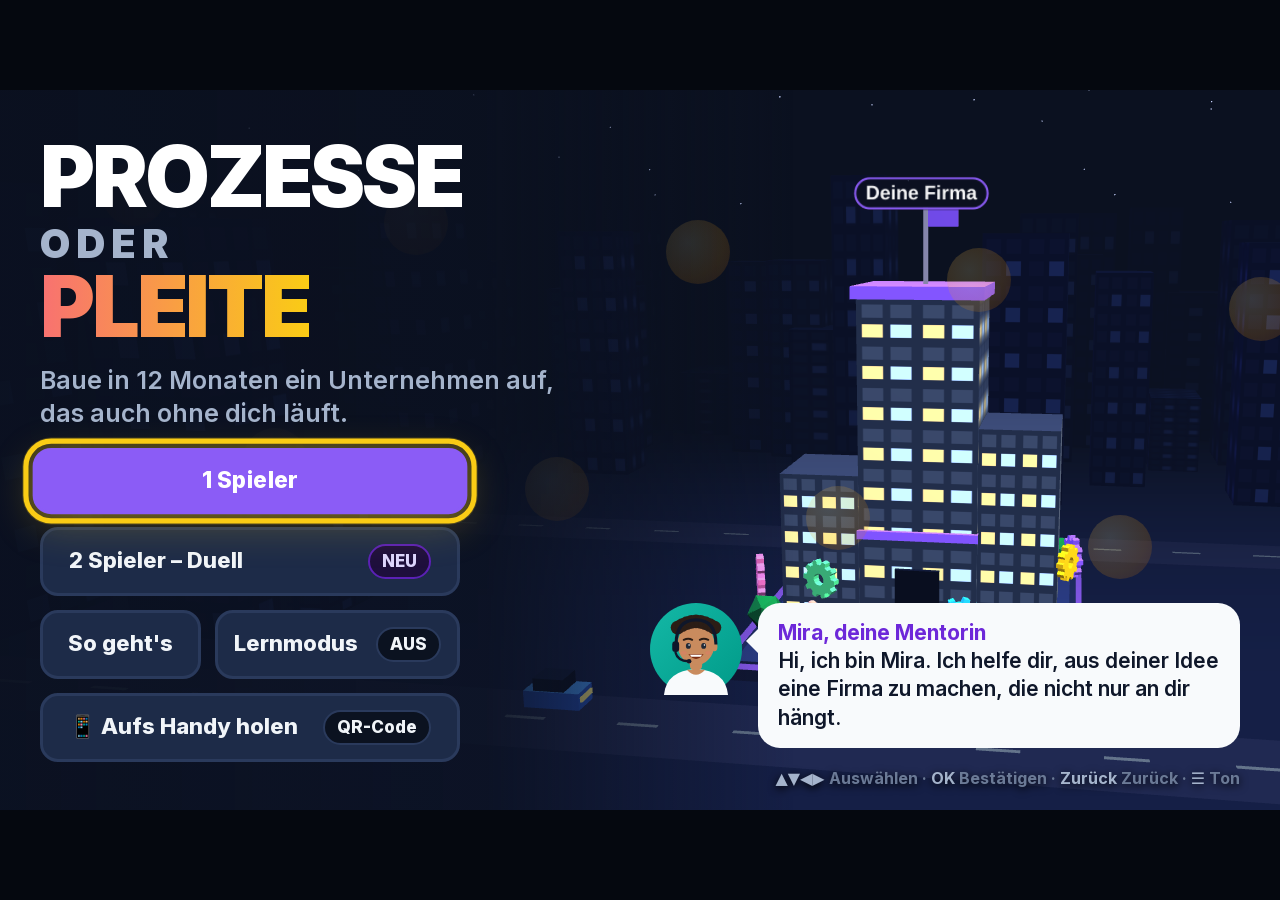
<file: game/index.html>
<!DOCTYPE html>
<html lang="de">
<head>
    <meta charset="UTF-8">
    <meta name="viewport" content="width=1280, user-scalable=no">
    <title>Prozesse oder Pleite</title>
    <link rel="stylesheet" href="inter.css">
    <link rel="stylesheet" href="style.css">
</head>
<body>
    <div id="stage">
        <canvas id="three" width="1280" height="720"></canvas>
        <div id="app"></div>
        <div id="toast"></div>
        <div id="fx"></div>
    </div>
    <script src="three.min.js"></script>
    <script src="data.js"></script>
    <script src="learn.js"></script>
    <script src="engine.js"></script>
    <script src="art.js"></script>
    <script src="qrcode.js"></script>
    <script src="scene3d.js"></script>
    <script src="ui.js"></script>
</body>
</html>
</file>
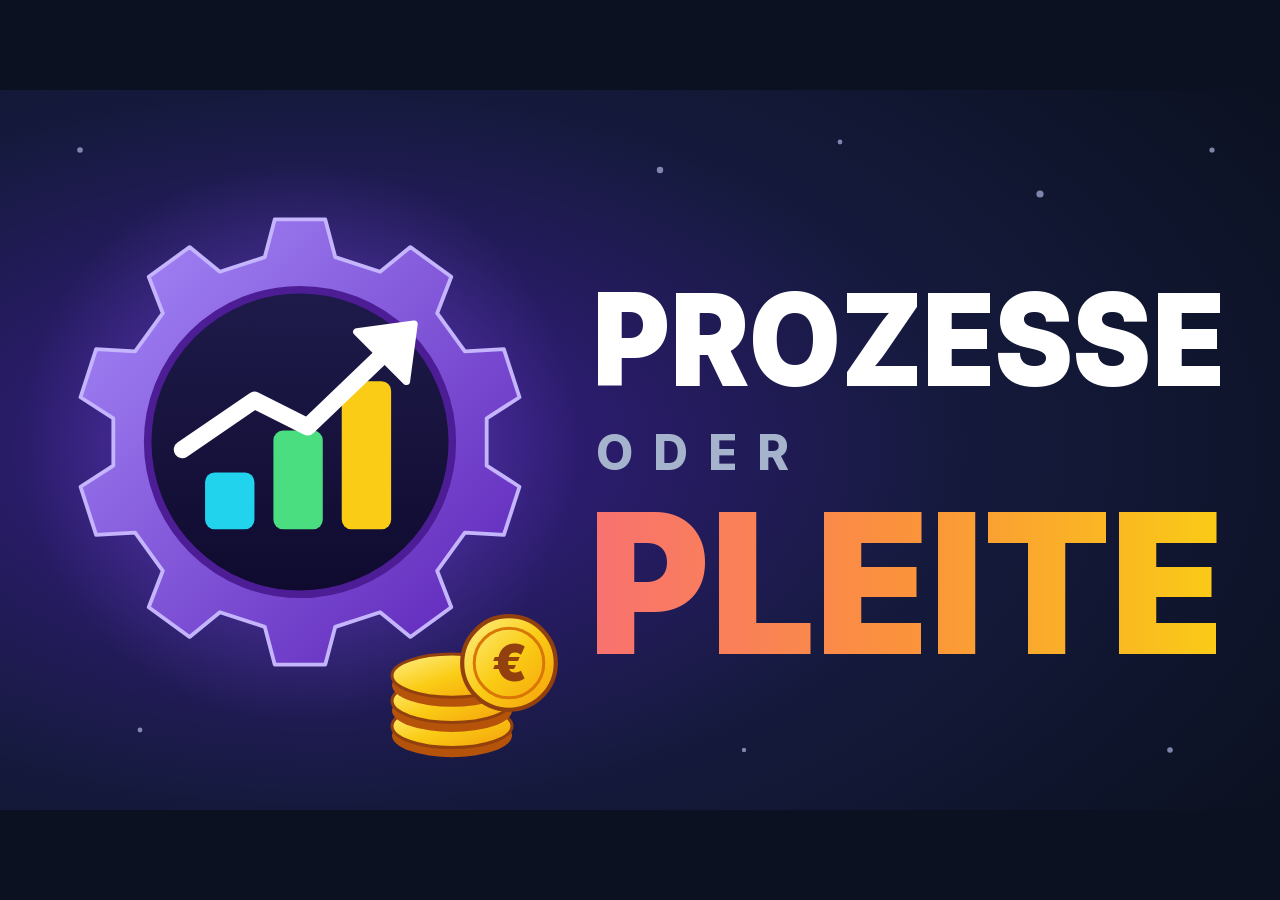
<file: tools/icons/banner.html>
<!DOCTYPE html>
<html><head><meta charset="utf-8">
<link rel="stylesheet" href="../../game/inter.css">
<style>html, body { margin: 0; width: 100vw; height: 100vh; overflow: hidden; background: #0b1120; } svg { display: block; width: 100vw; height: 100vh; }</style>
</head><body>
<script src="art.js"></script>
<script>
    var stars = '';
    [[330, 40, 1.6], [420, 26, 1.2], [520, 52, 1.8], [606, 30, 1.3], [585, 330, 1.4], [372, 330, 1.1], [40, 30, 1.4], [70, 320, 1.2]].forEach(function (s) { stars += '<circle cx="' + s[0] + '" cy="' + s[1] + '" r="' + s[2] + '" fill="#c7d2fe" opacity="0.6"/>'; });
    var svg = '<svg viewBox="0 0 640 360" xmlns="http://www.w3.org/2000/svg">' + DEFS +
        '<rect width="640" height="360" fill="url(#bg)"/>' + stars +
        emblem(150, 176, 112) + coins(226, 318, 30) +
        '<text x="296" y="148" textLength="316" lengthAdjust="spacingAndGlyphs" font-family="Inter" font-weight="900" font-size="64" fill="#ffffff">PROZESSE</text>' +
        '<text x="298" y="190" font-family="Inter" font-weight="800" font-size="24" letter-spacing="10" fill="#a5b4cc">ODER</text>' +
        '<text x="294" y="282" textLength="318" lengthAdjust="spacingAndGlyphs" font-family="Inter" font-weight="900" font-size="98" fill="url(#pleite)">PLEITE</text>' +
        '</svg>';
    document.body.insertAdjacentHTML('beforeend', svg);
</script>
</body></html>
</file>
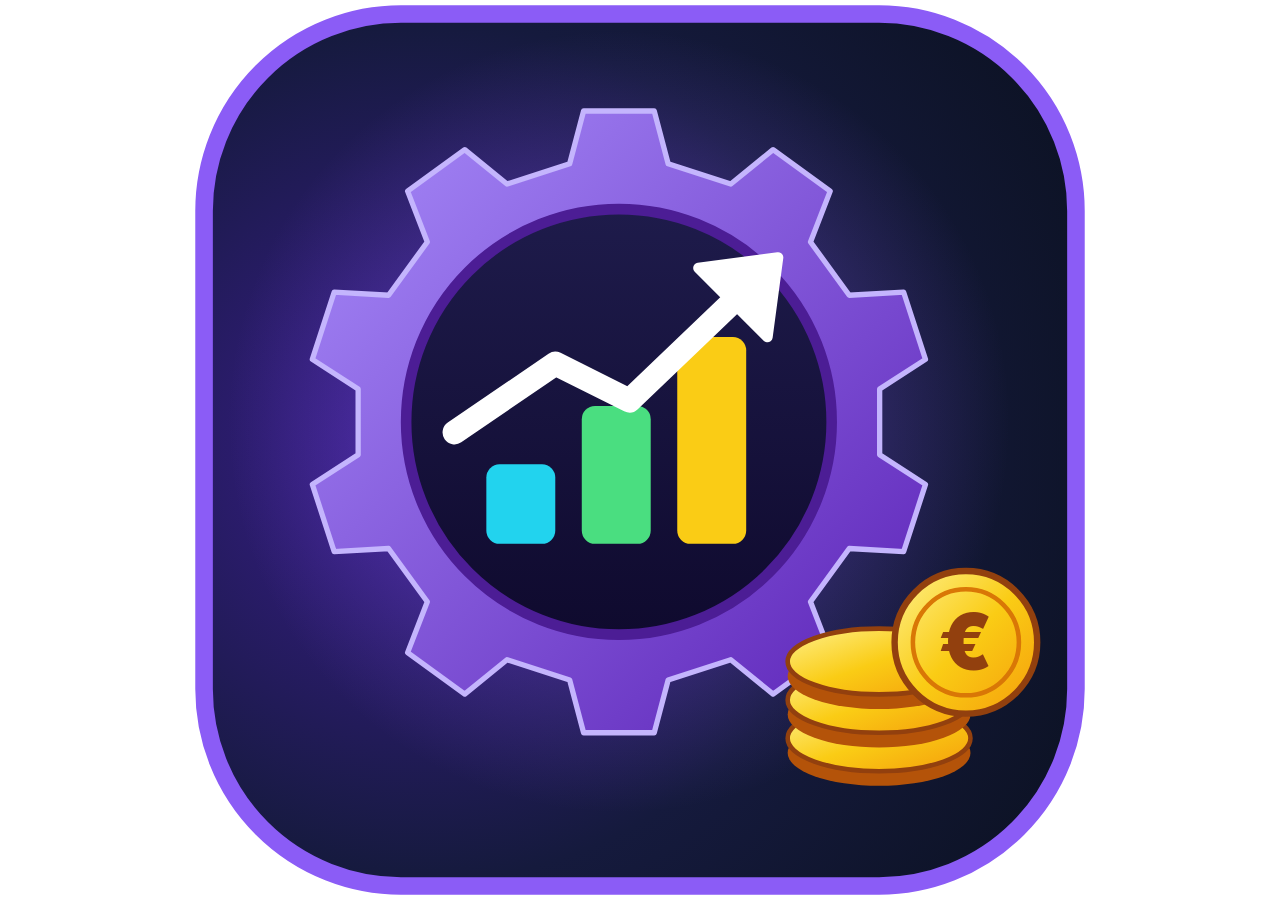
<file: tools/icons/icon.html>
<!DOCTYPE html>
<html><head><meta charset="utf-8">
<link rel="stylesheet" href="../../game/inter.css">
<style>html, body { margin: 0; width: 100vw; height: 100vh; overflow: hidden; background: transparent; } svg { display: block; width: 100vw; height: 100vh; }</style>
</head><body>
<script src="art.js"></script>
<script>
    var svg = '<svg viewBox="0 0 512 512" xmlns="http://www.w3.org/2000/svg">' + DEFS +
        '<rect x="8" y="8" width="496" height="496" rx="112" fill="url(#bg)" stroke="#8b5cf6" stroke-width="10"/>' +
        emblem(244, 240, 178) + coins(392, 420, 52) +
        '</svg>';
    document.body.insertAdjacentHTML('beforeend', svg);
</script>
</body></html>
</file>
<file: game/inter.css>
@font-face {
  font-family: 'Inter';
  font-style: normal;
  font-weight: 400;
  font-display: swap;
  src: url(fonts/inter-0.woff2) format('woff2');
  unicode-range: U+0100-02BA, U+02BD-02C5, U+02C7-02CC, U+02CE-02D7, U+02DD-02FF, U+0304, U+0308, U+0329, U+1D00-1DBF, U+1E00-1E9F, U+1EF2-1EFF, U+2020, U+20A0-20AB, U+20AD-20C4, U+2113, U+2C60-2C7F, U+A720-A7FF;
}
@font-face {
  font-family: 'Inter';
  font-style: normal;
  font-weight: 400;
  font-display: swap;
  src: url(fonts/inter-1.woff2) format('woff2');
  unicode-range: U+0000-00FF, U+0131, U+0152-0153, U+02BB-02BC, U+02C6, U+02DA, U+02DC, U+0304, U+0308, U+0329, U+2000-206F, U+20AC, U+2122, U+2191, U+2193, U+2212, U+2215, U+FEFF, U+FFFD;
}
@font-face {
  font-family: 'Inter';
  font-style: normal;
  font-weight: 500;
  font-display: swap;
  src: url(fonts/inter-0.woff2) format('woff2');
  unicode-range: U+0100-02BA, U+02BD-02C5, U+02C7-02CC, U+02CE-02D7, U+02DD-02FF, U+0304, U+0308, U+0329, U+1D00-1DBF, U+1E00-1E9F, U+1EF2-1EFF, U+2020, U+20A0-20AB, U+20AD-20C4, U+2113, U+2C60-2C7F, U+A720-A7FF;
}
@font-face {
  font-family: 'Inter';
  font-style: normal;
  font-weight: 500;
  font-display: swap;
  src: url(fonts/inter-1.woff2) format('woff2');
  unicode-range: U+0000-00FF, U+0131, U+0152-0153, U+02BB-02BC, U+02C6, U+02DA, U+02DC, U+0304, U+0308, U+0329, U+2000-206F, U+20AC, U+2122, U+2191, U+2193, U+2212, U+2215, U+FEFF, U+FFFD;
}
@font-face {
  font-family: 'Inter';
  font-style: normal;
  font-weight: 600;
  font-display: swap;
  src: url(fonts/inter-0.woff2) format('woff2');
  unicode-range: U+0100-02BA, U+02BD-02C5, U+02C7-02CC, U+02CE-02D7, U+02DD-02FF, U+0304, U+0308, U+0329, U+1D00-1DBF, U+1E00-1E9F, U+1EF2-1EFF, U+2020, U+20A0-20AB, U+20AD-20C4, U+2113, U+2C60-2C7F, U+A720-A7FF;
}
@font-face {
  font-family: 'Inter';
  font-style: normal;
  font-weight: 600;
  font-display: swap;
  src: url(fonts/inter-1.woff2) format('woff2');
  unicode-range: U+0000-00FF, U+0131, U+0152-0153, U+02BB-02BC, U+02C6, U+02DA, U+02DC, U+0304, U+0308, U+0329, U+2000-206F, U+20AC, U+2122, U+2191, U+2193, U+2212, U+2215, U+FEFF, U+FFFD;
}
@font-face {
  font-family: 'Inter';
  font-style: normal;
  font-weight: 700;
  font-display: swap;
  src: url(fonts/inter-0.woff2) format('woff2');
  unicode-range: U+0100-02BA, U+02BD-02C5, U+02C7-02CC, U+02CE-02D7, U+02DD-02FF, U+0304, U+0308, U+0329, U+1D00-1DBF, U+1E00-1E9F, U+1EF2-1EFF, U+2020, U+20A0-20AB, U+20AD-20C4, U+2113, U+2C60-2C7F, U+A720-A7FF;
}
@font-face {
  font-family: 'Inter';
  font-style: normal;
  font-weight: 700;
  font-display: swap;
  src: url(fonts/inter-1.woff2) format('woff2');
  unicode-range: U+0000-00FF, U+0131, U+0152-0153, U+02BB-02BC, U+02C6, U+02DA, U+02DC, U+0304, U+0308, U+0329, U+2000-206F, U+20AC, U+2122, U+2191, U+2193, U+2212, U+2215, U+FEFF, U+FFFD;
}
@font-face {
  font-family: 'Inter';
  font-style: normal;
  font-weight: 800;
  font-display: swap;
  src: url(fonts/inter-0.woff2) format('woff2');
  unicode-range: U+0100-02BA, U+02BD-02C5, U+02C7-02CC, U+02CE-02D7, U+02DD-02FF, U+0304, U+0308, U+0329, U+1D00-1DBF, U+1E00-1E9F, U+1EF2-1EFF, U+2020, U+20A0-20AB, U+20AD-20C4, U+2113, U+2C60-2C7F, U+A720-A7FF;
}
@font-face {
  font-family: 'Inter';
  font-style: normal;
  font-weight: 800;
  font-display: swap;
  src: url(fonts/inter-1.woff2) format('woff2');
  unicode-range: U+0000-00FF, U+0131, U+0152-0153, U+02BB-02BC, U+02C6, U+02DA, U+02DC, U+0304, U+0308, U+0329, U+2000-206F, U+20AC, U+2122, U+2191, U+2193, U+2212, U+2215, U+FEFF, U+FFFD;
}
@font-face {
  font-family: 'Inter';
  font-style: normal;
  font-weight: 900;
  font-display: swap;
  src: url(fonts/inter-0.woff2) format('woff2');
  unicode-range: U+0100-02BA, U+02BD-02C5, U+02C7-02CC, U+02CE-02D7, U+02DD-02FF, U+0304, U+0308, U+0329, U+1D00-1DBF, U+1E00-1E9F, U+1EF2-1EFF, U+2020, U+20A0-20AB, U+20AD-20C4, U+2113, U+2C60-2C7F, U+A720-A7FF;
}
@font-face {
  font-family: 'Inter';
  font-style: normal;
  font-weight: 900;
  font-display: swap;
  src: url(fonts/inter-1.woff2) format('woff2');
  unicode-range: U+0000-00FF, U+0131, U+0152-0153, U+02BB-02BC, U+02C6, U+02DA, U+02DC, U+0304, U+0308, U+0329, U+2000-206F, U+20AC, U+2122, U+2191, U+2193, U+2212, U+2215, U+FEFF, U+FFFD;
}
</file>
<file: game/style.css>
/* Prozesse oder Pleite – TV-Oberfläche (1280 × 720 CSS-Pixel, kein Scrollen) */
:root {
    --bg: #0b1120;
    --bg2: #111a2e;
    --card: #16213a;
    --card2: #1d2b48;
    --line: #2a3a5c;
    --text: #f1f5f9;
    --mute: #a5b4cc;
    --dim: #6b7a96;
    --accent: #8b5cf6;
    --good: #22c55e;
    --warn: #f59e0b;
    --bad: #ef4444;
    --gold: #facc15;
    --cyan: #22d3ee;
}
* { box-sizing: border-box; margin: 0; padding: 0; }
html, body { width: 100%; height: 100%; overflow: hidden; background: #05080f; }
body {
    font-family: 'Inter', system-ui, sans-serif;
    color: var(--text);
    font-size: 20px;
    line-height: 1.35;
    -webkit-font-smoothing: antialiased;
    user-select: none;
}
#stage { position: absolute; left: 0; top: 0; transform-origin: 0 0; width: 1280px; height: 720px; overflow: hidden;
    background: radial-gradient(1200px 600px at 80% -10%, #1e2a55 0%, transparent 60%), radial-gradient(900px 500px at -10% 110%, #1a1440 0%, transparent 60%), var(--bg); }
#app { position: absolute; inset: 0; }
.screen { position: absolute; inset: 0; padding: 28px 40px; display: flex; flex-direction: column; animation: fadeIn .22s ease-out; }
@keyframes fadeIn { from { opacity: 0; transform: translateY(8px); } to { opacity: 1; transform: none; } }

h1 { font-size: 64px; font-weight: 900; letter-spacing: -1.5px; line-height: 1.02; }
h2 { font-size: 40px; font-weight: 900; letter-spacing: -0.8px; line-height: 1.1; }
h3 { font-size: 26px; font-weight: 800; line-height: 1.2; }
.mute { color: var(--mute); }
.dim { color: var(--dim); }
.acc { color: var(--accent); }
.good { color: var(--good); }
.bad { color: var(--bad); }
.warn { color: var(--warn); }
.gold { color: var(--gold); }
.row { display: flex; gap: 20px; }
.col { display: flex; flex-direction: column; gap: 16px; }
.grow { flex: 1; min-width: 0; min-height: 0; }
.center { align-items: center; justify-content: center; text-align: center; }
.big { font-size: 24px; }
.small { font-size: 17px; }

/* ---------- Karten & Buttons ---------- */
.card { background: var(--card); border: 2px solid var(--line); border-radius: 22px; padding: 20px 22px; position: relative; }
.btn {
    display: inline-flex; align-items: center; justify-content: center; gap: 12px;
    background: var(--card2); color: var(--text); border: 3px solid var(--line);
    border-radius: 18px; padding: 14px 26px; font: inherit; font-size: 22px; font-weight: 800;
    cursor: pointer; position: relative; transition: transform .08s ease-out, background .1s;
    text-align: left;
}
.btn.primary { background: var(--accent); border-color: var(--accent); color: #fff; }
.btn.gold { background: linear-gradient(135deg, #fde047, #f59e0b); border-color: #f59e0b; color: #1c1917; }
.btn.ghost { background: transparent; }
.btn.danger { background: #3b1219; border-color: #7f1d1d; color: #fecaca; }
.btn.dis { opacity: 0.42; }
.btn .ic { width: 30px; height: 30px; flex: none; }
[data-f].f {
    outline: 5px solid var(--gold); outline-offset: 4px;
    box-shadow: 0 0 0 10px rgba(250, 204, 21, 0.22), 0 10px 40px rgba(250, 204, 21, 0.25);
    transform: scale(1.035); z-index: 3;
}
.btn.dis.f { opacity: 0.75; }

.chip { display: inline-flex; align-items: center; gap: 6px; padding: 4px 12px; border-radius: 999px; font-size: 17px; font-weight: 800; background: #0b1220; border: 2px solid var(--line); white-space: nowrap; }
.chip.g { color: #86efac; border-color: #166534; background: #052e16; }
.chip.r { color: #fca5a5; border-color: #7f1d1d; background: #2a0b0e; }
.chip.y { color: #fde68a; border-color: #854d0e; background: #2a1a05; }
.chip.b { color: #a5f3fc; border-color: #155e75; background: #082f3a; }
.chip.p { color: #ddd6fe; border-color: #5b21b6; background: #1e0f3d; }

/* ---------- HUD ---------- */
.hud { display: flex; align-items: center; gap: 14px; height: 76px; margin-bottom: 18px; }
.hud .brand { display: flex; align-items: center; gap: 12px; min-width: 210px; }
.hud .brand .logo { width: 52px; height: 52px; border-radius: 14px; background: var(--accent); display: grid; place-items: center; font-weight: 900; font-size: 22px; color: #fff; }
.hud .brand b { font-size: 21px; display: block; line-height: 1.1; }
.hud .brand span { font-size: 16px; color: var(--mute); }
.stat { background: var(--card); border: 2px solid var(--line); border-radius: 16px; padding: 8px 14px; height: 72px; display: flex; flex-direction: column; justify-content: center; min-width: 0; }
.stat .k { font-size: 14px; font-weight: 800; color: var(--mute); text-transform: uppercase; letter-spacing: 0.6px; white-space: nowrap; }
.stat .v { font-size: 26px; font-weight: 900; white-space: nowrap; line-height: 1.15; }
.stat .v small { font-size: 16px; color: var(--mute); font-weight: 700; }
.bar { height: 10px; background: #0b1220; border-radius: 99px; overflow: hidden; margin-top: 6px; border: 1px solid var(--line); }
.bar i { display: block; height: 100%; border-radius: 99px; transition: width .4s; }
.dots { display: flex; gap: 6px; margin-top: 6px; }
.dots i { width: 18px; height: 18px; border-radius: 50%; background: #0b1220; border: 2px solid var(--line); }
.dots i.on { background: var(--accent); border-color: var(--accent); box-shadow: 0 0 10px var(--accent); }

/* ---------- Titel ---------- */
.title-bg { position: absolute; inset: 0; overflow: hidden; }
.title-bg .coin { position: absolute; width: 64px; height: 64px; border-radius: 50%; background: radial-gradient(circle at 35% 35%, #fde68a, #f59e0b 60%, #b45309); opacity: 0.18; animation: floaty 7s ease-in-out infinite; }
@keyframes floaty { 0%, 100% { transform: translateY(0) rotate(0); } 50% { transform: translateY(-30px) rotate(20deg); } }
.logo-big { font-size: 84px; font-weight: 900; letter-spacing: -3px; line-height: 0.92; }
.logo-big .oder { display: block; font-size: 40px; letter-spacing: 6px; color: var(--mute); margin: 10px 0 6px; }
.logo-big .p1 { color: #fff; }
.logo-big .p2 { background: linear-gradient(90deg, #f87171, #facc15); -webkit-background-clip: text; background-clip: text; color: transparent; }

/* ---------- Business-Auswahl ---------- */
.cases { display: grid; grid-template-columns: repeat(5, minmax(0, 1fr)); gap: 22px; flex: 1; min-height: 0; }
.casecard { display: flex; flex-direction: column; padding: 0; overflow: hidden; border-radius: 24px; background: var(--card); border: 3px solid var(--line); text-align: left; color: var(--text); font: inherit; cursor: pointer; }
.casecard .scene { width: 100%; height: 170px; display: block; }
.casecard .body { padding: 16px 18px 18px; display: flex; flex-direction: column; gap: 8px; flex: 1; }
.casecard h3 { font-size: 26px; }
.casecard .tag { font-size: 19px; color: var(--mute); font-weight: 600; }
.casecard .meta { margin-top: auto; display: flex; gap: 8px; flex-wrap: wrap; }
.diff { color: var(--gold); letter-spacing: 3px; font-size: 20px; }

/* ---------- Mentor ---------- */
.mentor { display: flex; gap: 16px; align-items: flex-start; }
.mentor .face { width: 92px; height: 92px; flex: none; }
.bubble { background: #f8fafc; color: #0f172a; border-radius: 22px; padding: 16px 20px; font-size: 21px; font-weight: 600; position: relative; line-height: 1.35; }
.bubble::before { content: ''; position: absolute; left: -12px; top: 26px; border: 12px solid transparent; border-right-color: #f8fafc; border-left: 0; }
.bubble b { color: #6d28d9; }

/* ---------- Hub ---------- */
.hub { display: grid; grid-template-columns: 430px 1fr; gap: 22px; flex: 1; min-height: 0; }
.hub .left { display: flex; flex-direction: column; gap: 16px; min-height: 0; }
.buildcard { padding: 0; overflow: hidden; height: 300px; }
.buildcard .building { width: 100%; height: 100%; display: block; }
.buildcard .lvl { position: absolute; left: 16px; top: 14px; }
.tiles { display: grid; grid-template-columns: repeat(3, minmax(0, 1fr)); grid-template-rows: 1fr 1fr; gap: 18px; flex: 1; min-height: 0; }
.tile { flex-direction: column; align-items: flex-start; justify-content: space-between; padding: 18px 20px; border-radius: 22px; }
.tile .ic { width: 46px; height: 46px; color: var(--accent); }
.tile .t { font-size: 25px; font-weight: 900; line-height: 1.1; }
.tile .s { font-size: 18px; color: var(--mute); font-weight: 600; }
.tile .cost { position: absolute; right: 16px; top: 16px; }
.hubfoot { display: flex; gap: 18px; margin-top: 18px; }
.hubfoot .btn { height: 78px; }

/* ---------- Listen/Karten ---------- */
.grid2 { display: grid; grid-template-columns: repeat(2, minmax(0, 1fr)); gap: 18px; }
.grid3 { display: grid; grid-template-columns: repeat(3, minmax(0, 1fr)); gap: 18px; }
.grid4 { display: grid; grid-template-columns: repeat(4, minmax(0, 1fr)); gap: 16px; }
.lead { display: grid; grid-template-columns: 64px 330px 1fr 330px; gap: 18px; align-items: center; padding: 10px 16px; border-radius: 18px; }
.lead .face { width: 64px; height: 64px; }
.lead .name { font-size: 22px; font-weight: 900; line-height: 1.15; }
.lead .want { font-size: 16px; color: var(--mute); font-weight: 600; white-space: nowrap; overflow: hidden; text-overflow: ellipsis; }
.lead .price { font-size: 16px; color: var(--mute); font-weight: 600; }
.lead .price b { color: var(--text); }
.lead .hints { display: flex; flex-direction: column; gap: 3px; }
.hint { display: flex; gap: 10px; align-items: flex-start; font-size: 17px; font-weight: 600; line-height: 1.25; }
.hint i { flex: none; width: 24px; height: 24px; border-radius: 50%; display: grid; place-items: center; font-style: normal; font-weight: 900; font-size: 15px; }
.hint.green i { background: #14532d; color: #86efac; }
.hint.neutral i { background: #334155; color: #cbd5e1; }
.hint.red i { background: #7f1d1d; color: #fecaca; }
.lead .acts { display: flex; gap: 10px; }
.lead .acts .btn { flex: 1; justify-content: center; padding: 10px 12px; font-size: 19px; }

.proc { display: flex; flex-direction: column; justify-content: flex-start; overflow: hidden; gap: 8px; align-items: stretch; padding: 16px 18px; border-radius: 20px; min-height: 0; }
.proc .t { font-size: 21px; font-weight: 900; line-height: 1.15; }
.proc .fx { font-size: 17px; color: var(--mute); font-weight: 600; line-height: 1.3; flex: 1; }
.proc .price { display: flex; gap: 8px; flex-wrap: wrap; }
.proc.built { border-color: #166534; background: #0c2416; }
.proc .ok { position: absolute; right: 14px; top: 14px; width: 34px; height: 34px; color: #4ade80; }

.person { display: flex; gap: 12px; align-items: center; padding: 12px 14px; }
.person .face { width: 56px; height: 56px; flex: none; }
.person b { font-size: 20px; display: block; line-height: 1.15; }
.person span { font-size: 16px; color: var(--mute); font-weight: 600; }

/* ---------- Gespräch ---------- */
.talk { display: grid; grid-template-columns: 330px 1fr; gap: 28px; flex: 1; min-height: 0; }
.talk .who { display: flex; flex-direction: column; align-items: center; text-align: center; gap: 12px; }
.talk .who .face { width: 220px; height: 220px; }
.speech { background: #f8fafc; color: #0f172a; border-radius: 26px; padding: 24px 28px; font-size: 30px; font-weight: 800; line-height: 1.3; position: relative; }
.speech::before { content: ''; position: absolute; left: -16px; top: 40px; border: 16px solid transparent; border-right-color: #f8fafc; border-left: 0; }
.answers { display: flex; flex-direction: column; gap: 14px; }
.answers .btn { width: 100%; justify-content: flex-start; font-size: 22px; padding: 16px 22px; font-weight: 700; line-height: 1.3; }
.answers .btn .n { flex: none; width: 38px; height: 38px; border-radius: 12px; background: #0b1220; display: grid; place-items: center; font-weight: 900; color: var(--accent); }
.timer { height: 16px; background: #0b1220; border-radius: 99px; overflow: hidden; border: 2px solid var(--line); }
.timer i { display: block; height: 100%; background: linear-gradient(90deg, #ef4444, #f59e0b, #22c55e); border-radius: 99px; transition: width .1s linear; }

/* ---------- Mini-Spiel Akquise ---------- */
.meter { position: relative; height: 90px; background: #0b1220; border: 3px solid var(--line); border-radius: 22px; overflow: hidden; }
.meter .zone { position: absolute; top: 0; bottom: 0; }
.meter .zone.y { background: rgba(250, 204, 21, 0.22); }
.meter .zone.g { background: rgba(34, 197, 94, 0.55); box-shadow: inset 0 0 0 3px #4ade80; }
.meter .cur { position: absolute; top: -4px; bottom: -4px; width: 14px; margin-left: -7px; background: #fff; border-radius: 8px; box-shadow: 0 0 18px #fff; }
.meter .mark { position: absolute; top: 8px; bottom: 8px; width: 6px; margin-left: -3px; border-radius: 4px; }
.rounds { display: flex; gap: 14px; justify-content: center; }
.rounds .r { width: 160px; height: 64px; border-radius: 18px; border: 3px dashed var(--line); display: grid; place-items: center; font-size: 22px; font-weight: 900; color: var(--dim); }
.rounds .r.green { border: 3px solid #22c55e; color: #86efac; background: #052e16; }
.rounds .r.yellow { border: 3px solid #eab308; color: #fde68a; background: #2a1a05; }
.rounds .r.miss { border: 3px solid #7f1d1d; color: #fca5a5; background: #2a0b0e; }

/* ---------- Ereignis ---------- */
.event { display: grid; grid-template-columns: 360px 1fr; gap: 36px; flex: 1; min-height: 0; align-items: center; }
.eventart { width: 360px; height: 360px; display: block; filter: drop-shadow(0 20px 40px rgba(0,0,0,.45)); }
.choices { display: flex; flex-direction: column; gap: 14px; }
.choices .btn { width: 100%; justify-content: flex-start; font-size: 22px; padding: 16px 22px; }
.choices .btn .req { margin-left: auto; }

/* ---------- Tabellen ---------- */
.tbl { width: 100%; border-collapse: collapse; font-size: 21px; }
.tbl td { padding: 7px 4px; border-bottom: 1px solid var(--line); }
.tbl td:last-child { text-align: right; font-weight: 800; white-space: nowrap; }
.tbl tr.sum td { border-bottom: 0; border-top: 3px solid var(--line); font-weight: 900; font-size: 24px; padding-top: 10px; }
.news { display: flex; flex-direction: column; gap: 10px; }
.news .n { display: flex; gap: 12px; align-items: flex-start; font-size: 20px; font-weight: 600; line-height: 1.3; }
.news .n i { flex: none; width: 30px; height: 30px; border-radius: 10px; display: grid; place-items: center; font-style: normal; font-weight: 900; font-size: 17px; }
.news .n.g i { background: #14532d; color: #86efac; }
.news .n.r i { background: #7f1d1d; color: #fecaca; }
.news .n.y i { background: #713f12; color: #fde68a; }
.news .n.b i { background: #164e63; color: #a5f3fc; }

/* ---------- Ende ---------- */
.stars { display: flex; gap: 14px; }
.stars .ic { width: 78px; height: 78px; color: #334155; }
.stars .ic.on { color: var(--gold); filter: drop-shadow(0 0 14px rgba(250, 204, 21, .7)); animation: pop .5s ease-out backwards; }
.stars .ic.on:nth-child(2) { animation-delay: .25s; }
.stars .ic.on:nth-child(3) { animation-delay: .5s; }
@keyframes pop { from { transform: scale(0) rotate(-40deg); } to { transform: scale(1) rotate(0); } }

/* ---------- Toast & Effekte ---------- */
#toast { position: absolute; left: 50%; bottom: 26px; transform: translateX(-50%) translateY(30px); opacity: 0; background: #f8fafc; color: #0f172a; font-weight: 800; font-size: 22px; padding: 14px 26px; border-radius: 18px; transition: all .25s; z-index: 50; pointer-events: none; box-shadow: 0 16px 50px rgba(0,0,0,.5); max-width: 1000px; text-align: center; }
#toast.on { opacity: 1; transform: translateX(-50%) translateY(0); }
#fx { position: absolute; inset: 0; pointer-events: none; z-index: 40; overflow: hidden; }
.coinfx { position: absolute; width: 34px; height: 34px; border-radius: 50%; background: radial-gradient(circle at 35% 35%, #fef08a, #f59e0b 60%, #b45309); animation: coin 1.1s ease-in forwards; }
@keyframes coin { 0% { transform: translateY(0) scale(.6); opacity: 1; } 100% { transform: translateY(760px) rotate(400deg) scale(1); opacity: .9; } }
.flash { animation: flash .5s ease-out; }
@keyframes flash { 0% { box-shadow: 0 0 0 0 rgba(34,197,94,.8); } 100% { box-shadow: 0 0 0 30px rgba(34,197,94,0); } }
.shake { animation: shake .4s; }
@keyframes shake { 0%,100% { transform: translateX(0); } 25% { transform: translateX(-10px); } 75% { transform: translateX(10px); } }

.keys { position: absolute; right: 40px; bottom: 20px; font-size: 16px; color: var(--dim); font-weight: 700; }
.keys b { color: var(--mute); }

/* Modal */
.modal { position: absolute; inset: 0; background: rgba(3, 7, 18, .82); display: flex; align-items: center; justify-content: center; z-index: 30; animation: fadeIn .18s; }
.modal .card { width: 760px; padding: 32px 36px; display: flex; flex-direction: column; gap: 18px; }
.rounds .r { height: 52px; }
.eventart { max-width: 100%; }
.col > .eventart { width: 300px; height: 300px; }
.casecard .scene { height: 210px; }
.proc .chip { white-space: normal; }

/* ---------- 3D & Duell ---------- */
#three { position: absolute; inset: 0; width: 1280px; height: 720px; z-index: 0; visibility: hidden; }
#app { z-index: 1; }
.lvl3d { position: absolute; left: 4px; top: 4px; }
.duelbar { padding: 12px 16px; display: flex; flex-direction: column; gap: 8px; background: rgba(22, 33, 58, 0.92); }
.duelbar .l, .duelbar .r { display: flex; flex-direction: column; }
.duelbar .r { text-align: right; }
.duelbar b { font-size: 19px; font-weight: 900; }
.duelbar span { font-size: 17px; font-weight: 800; }
.tug { display: flex; height: 14px; border-radius: 99px; overflow: hidden; border: 2px solid var(--line); background: #0b1220; }
.tug i { display: block; height: 100%; transition: width .6s; }
.handover { flex: 1; display: flex; flex-direction: column; align-items: center; justify-content: space-between; gap: 20px; text-align: center; }
.handover .who { font-size: 88px; text-shadow: 0 6px 30px rgba(0, 0, 0, .7); animation: pop .6s ease-out backwards; }
.handover .big { text-shadow: 0 3px 14px rgba(0, 0, 0, .9); }
.duelend { flex: 1; display: flex; flex-direction: column; }
.duelend h1 { text-shadow: 0 6px 30px rgba(0, 0, 0, .8); animation: pop .6s ease-out backwards; }
.duelcard { flex: 1; gap: 8px; background: rgba(22, 33, 58, 0.94); padding: 16px 20px; }
.duelcard.win { box-shadow: 0 0 0 4px var(--gold), 0 0 40px rgba(250, 204, 21, .35); }
.duelcard .val { font-size: 34px; font-weight: 900; line-height: 1.1; }
.duelcard h2 { font-size: 32px; }
.stars.small3 .ic { width: 40px; height: 40px; }
.shade-left { position: absolute; inset: 0; background: linear-gradient(90deg, rgba(11,17,32,.96) 0%, rgba(11,17,32,.85) 38%, rgba(11,17,32,0) 62%); pointer-events: none; }
.keys { text-shadow: 0 2px 8px #000; }
.hubtip .bubble { font-size: 18px; padding: 12px 16px; }
.hubtip .mentor .face { width: 72px; height: 72px; }

/* ---------- Lernen ---------- */
.casecard .scene { height: 150px; }
.casecard h3 { font-size: 22px; }
.casecard .tag { font-size: 17px; }
.casecard .body { padding: 12px 14px 14px; }
.lesson { padding: 12px 16px; display: flex; flex-direction: column; gap: 6px; }
.lesson.ok { border-color: #166534; }
.why { font-size: 19px; color: #e2e8f0; font-weight: 600; line-height: 1.35; }
.skillgrid { display: grid; grid-template-columns: repeat(5, minmax(0, 1fr)); grid-template-rows: repeat(3, minmax(0, 1fr)); gap: 14px; min-height: 0; }
.skill { flex-direction: column; align-items: center; justify-content: center; text-align: center; gap: 6px; padding: 10px; border-radius: 18px; }
.skill .t { font-size: 18px; font-weight: 900; line-height: 1.15; }
.skill .s { font-size: 15px; color: var(--mute); font-weight: 700; }
.skill.mastered { border-color: #a16207; background: #2a1f05; }
.skill.mastered .s { color: var(--gold); }
.skillicon { font-size: 40px; line-height: 1; width: 64px; height: 64px; display: grid; place-items: center; background: #0b1220; border-radius: 18px; border: 2px solid var(--line); flex: none; }
.modal .card .skillicon { width: 84px; height: 84px; font-size: 52px; }
.modal .answers .btn { font-size: 21px; }

/* ---------- Touch (Handy) ---------- */
body.touch [data-f].f { outline: none !important; box-shadow: none !important; transform: none; }
body.touch .keys { display: none; }
body.touch .btn:active { transform: scale(0.97); filter: brightness(1.15); }

/* ---------- Info & QR ---------- */
.qrbox { background: #fff; border-radius: 22px; padding: 14px; width: 260px; height: 260px; flex: none; }
.qrbox svg { width: 100%; height: 100%; display: block; }
.steps { display: flex; flex-direction: column; gap: 10px; }
.steps .st { display: flex; gap: 12px; align-items: flex-start; font-size: 20px; font-weight: 600; line-height: 1.3; }
.steps .st i { flex: none; width: 34px; height: 34px; border-radius: 50%; background: var(--accent); color: #fff; display: grid; place-items: center; font-style: normal; font-weight: 900; font-size: 18px; }
.url { font-size: 15px; color: var(--mute); word-break: break-all; font-weight: 700; }
</file>
